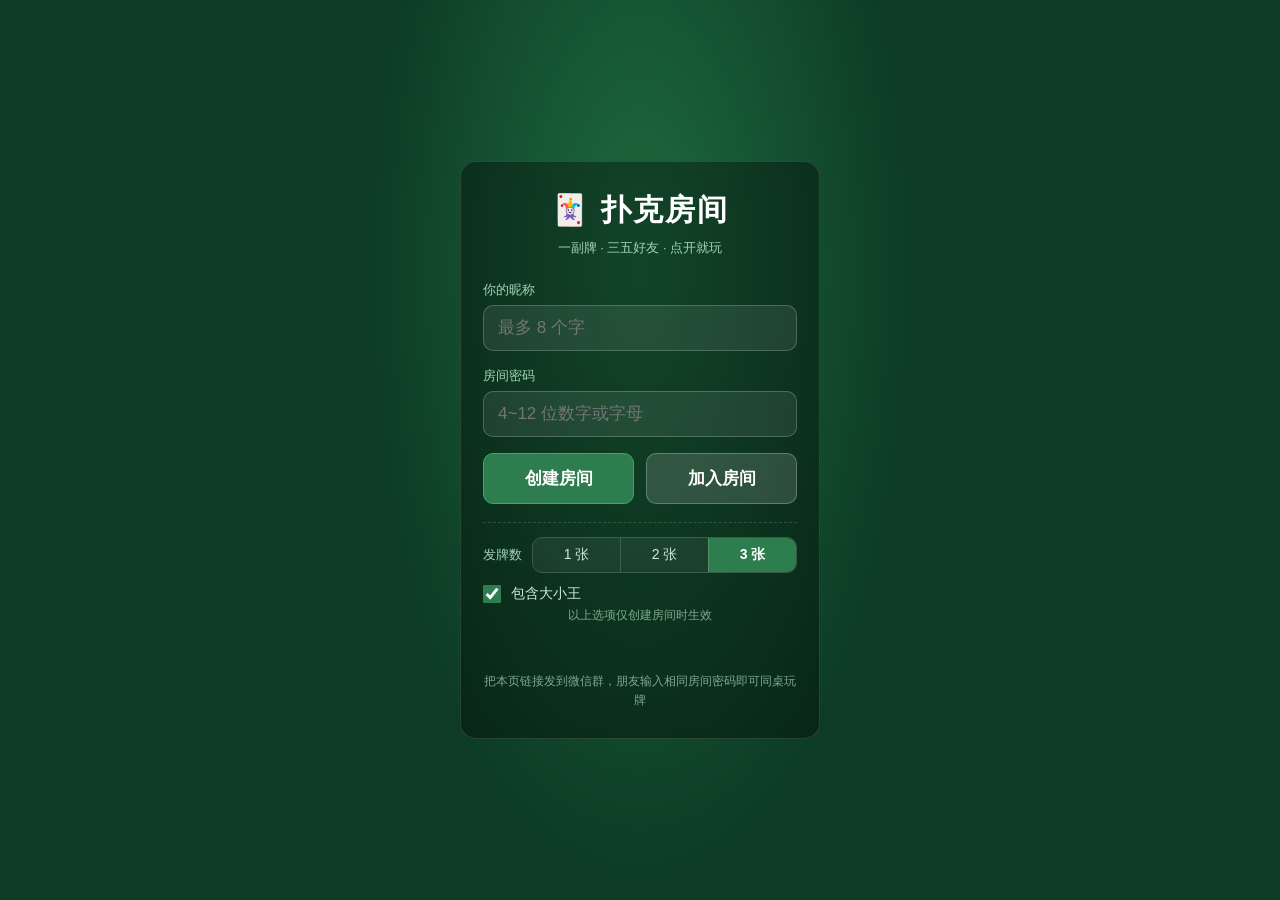
<file: index.html>
<!DOCTYPE html>
<html lang="zh-CN">
<head>
<meta charset="UTF-8">
<meta name="viewport" content="width=device-width, initial-scale=1.0, maximum-scale=1.0, user-scalable=no, viewport-fit=cover">
<meta name="apple-mobile-web-app-capable" content="yes">
<title>扑克房间</title>
<link rel="stylesheet" href="css/style.css?v=9">
</head>
<body>
<div id="app">

  <!-- ========== 大厅 ========== -->
  <section id="lobby" class="screen">
    <div class="lobby-card">
      <h1 class="logo">🃏 扑克房间</h1>
      <p class="slogan">一副牌 · 三五好友 · 点开就玩</p>

      <label class="field">
        <span>你的昵称</span>
        <input id="nickname" maxlength="8" placeholder="最多 8 个字" autocomplete="off">
      </label>

      <label class="field">
        <span>房间密码</span>
        <input id="roomCode" maxlength="12" placeholder="4~12 位数字或字母" autocomplete="off">
      </label>

      <div class="btn-row">
        <button id="btnCreate" class="btn primary">创建房间</button>
        <button id="btnJoin" class="btn">加入房间</button>
      </div>

      <!-- 建房选项（仅创建房间时生效） -->
      <div class="room-opts">
        <div class="opt">
          <span class="opt-label">发牌数</span>
          <div class="seg" id="dealSeg">
            <button type="button" class="seg-btn" data-n="1">1 张</button>
            <button type="button" class="seg-btn" data-n="2">2 张</button>
            <button type="button" class="seg-btn" data-n="3">3 张</button>
          </div>
        </div>
        <label class="opt opt-check">
          <input type="checkbox" id="optJokers" checked>
          <span>包含大小王</span>
        </label>
        <p class="opt-tip">以上选项仅创建房间时生效</p>
      </div>

      <p id="lobbyMsg" class="msg"></p>
      <p class="tip">把本页链接发到微信群，朋友输入相同房间密码即可同桌玩牌</p>
    </div>
  </section>

  <!-- ========== 牌桌 ========== -->
  <section id="table" class="screen hidden">
    <header class="topbar">
      <div class="room-meta">
        <span id="roomInfo">房间 ----</span>
        <span id="roundInfo"></span>
      </div>
      <button id="btnLeave" class="btn small ghost">离开</button>
    </header>

    <!-- 其他玩家（上方区域） -->
    <div id="opponents" class="opponents"></div>

    <!-- 状态提示 -->
    <div id="statusBar" class="status-bar"></div>

    <!-- 我自己（下方区域） -->
    <div id="me" class="me">
      <div id="meInfo" class="me-info"></div>
      <div id="myCards" class="my-cards"></div>
      <div class="btn-row">
        <button id="btnFlip" class="btn primary">翻牌</button>
        <button id="btnReveal" class="btn">明牌</button>
        <button id="btnRestart" class="btn warn">进入下一局</button>
      </div>
    </div>
  </section>

</div>

<script src="js/mqtt.min.js?v=9"></script>
<script src="js/net.js?v=9"></script>
<script src="js/game.js?v=9"></script>
</body>
</html>
</file>
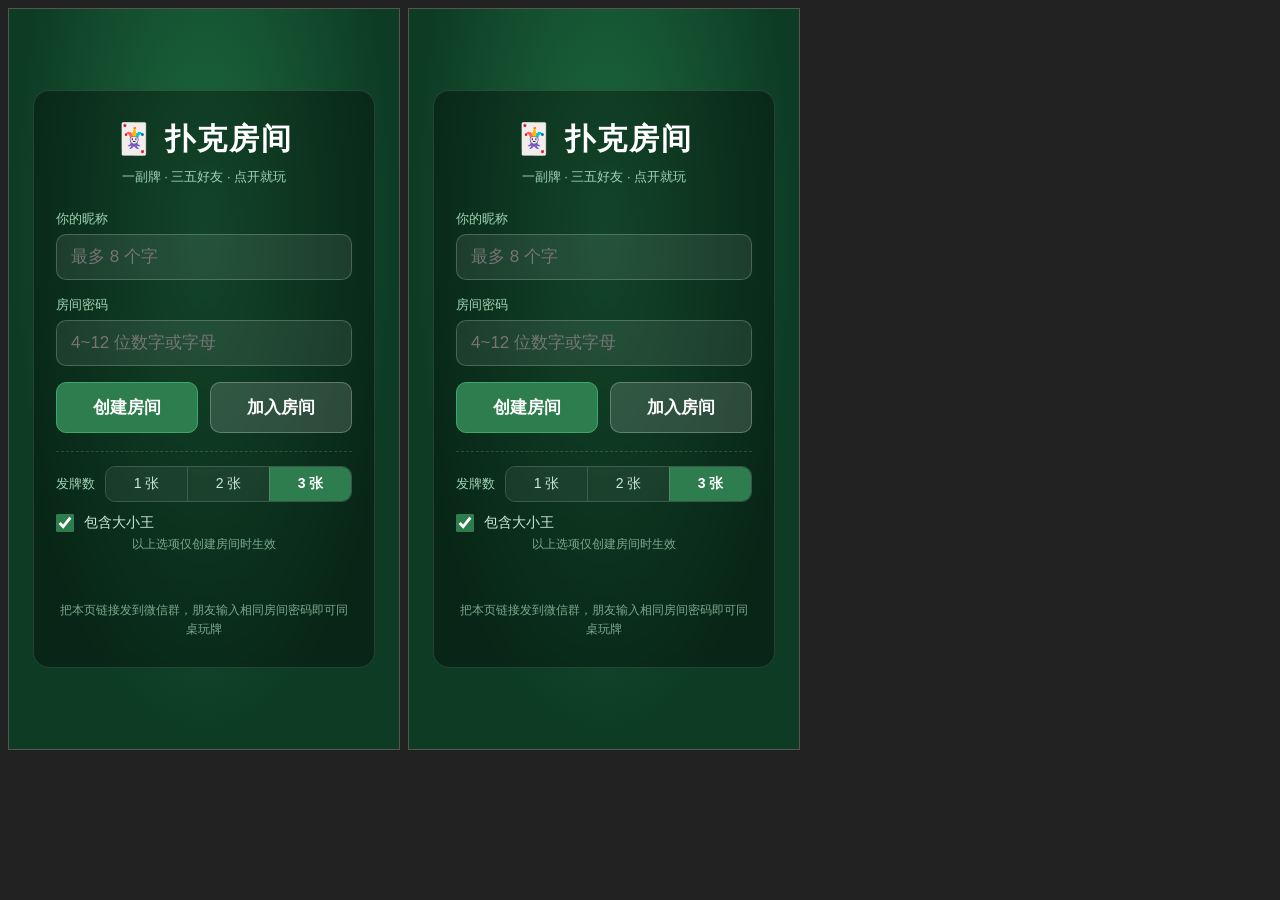
<file: _test.html>
<!DOCTYPE html>
<!-- 临时测试脚手架：同页双 iframe 模拟两名玩家（测试后删除，勿长期使用） -->
<html lang="zh-CN">
<head>
<meta charset="UTF-8">
<title>poker test harness</title>
<style>
  body { display: flex; gap: 8px; background: #222; margin: 0; padding: 8px; }
  iframe { width: 390px; height: 740px; border: 1px solid #555; background: #0d3b24; }
</style>
</head>
<body>
<iframe id="fa" src="./"></iframe>
<iframe id="fb" src="./"></iframe>
</body>
</html>
</file>
<file: css/style.css>
/* ===== 基础 ===== */
* { margin: 0; padding: 0; box-sizing: border-box; -webkit-tap-highlight-color: transparent; }

html, body {
  height: 100%;
  font-family: -apple-system, "PingFang SC", "Microsoft YaHei", sans-serif;
  background: #0d3b24;
  color: #fff;
  overscroll-behavior: none;
}

#app { height: 100%; max-width: 560px; margin: 0 auto; }

.screen { height: 100%; display: flex; flex-direction: column; }
.hidden { display: none !important; }

/* ===== 大厅 ===== */
#lobby {
  justify-content: center;
  align-items: center;
  padding: 24px;
  background: radial-gradient(ellipse at 50% 30%, #1d6a3f 0%, #0d3b24 70%);
}

.lobby-card {
  width: 100%;
  max-width: 360px;
  background: rgba(0, 0, 0, .35);
  border: 1px solid rgba(255, 255, 255, .12);
  border-radius: 16px;
  padding: 28px 22px;
  backdrop-filter: blur(6px);
}

.logo { font-size: 30px; text-align: center; letter-spacing: 2px; }
.slogan { text-align: center; color: #9fd4b4; font-size: 13px; margin: 8px 0 24px; }

.field { display: block; margin-bottom: 16px; }
.field span { display: block; font-size: 13px; color: #9fd4b4; margin-bottom: 6px; }
.field input {
  width: 100%;
  padding: 12px 14px;
  font-size: 17px;
  border-radius: 10px;
  border: 1px solid rgba(255, 255, 255, .2);
  background: rgba(255, 255, 255, .08);
  color: #fff;
  outline: none;
}
.field input:focus { border-color: #4caf7d; }

.msg { min-height: 22px; text-align: center; font-size: 14px; color: #ffb74d; margin-top: 12px; }
.tip { text-align: center; font-size: 12px; color: #7ba98d; margin-top: 14px; line-height: 1.6; }

/* ===== 建房选项 ===== */
.room-opts {
  margin-top: 18px;
  padding-top: 14px;
  border-top: 1px dashed rgba(255, 255, 255, .15);
}
.opt { display: flex; align-items: center; gap: 10px; margin-bottom: 12px; }
.opt-label { font-size: 13px; color: #9fd4b4; flex: none; }
.seg {
  flex: 1;
  display: flex;
  border: 1px solid rgba(255, 255, 255, .2);
  border-radius: 10px;
  overflow: hidden;
}
.seg-btn {
  flex: 1;
  padding: 8px 0;
  font-size: 14px;
  color: #cfe9da;
  background: rgba(255, 255, 255, .06);
  border: none;
  cursor: pointer;
  user-select: none;
}
.seg-btn + .seg-btn { border-left: 1px solid rgba(255, 255, 255, .15); }
.seg-btn.active { background: #2e7d4f; color: #fff; font-weight: 600; }
.opt-check { cursor: pointer; user-select: none; margin-bottom: 4px; }
.opt-check input { width: 18px; height: 18px; accent-color: #2e7d4f; cursor: pointer; }
.opt-check span { font-size: 14px; color: #cfe9da; }
.opt-tip { font-size: 12px; color: #7ba98d; text-align: center; margin: 0; }

/* ===== 按钮 ===== */
.btn-row { display: flex; gap: 12px; justify-content: center; }

.btn {
  flex: 1;
  padding: 13px 0;
  font-size: 17px;
  font-weight: 600;
  color: #fff;
  background: rgba(255, 255, 255, .14);
  border: 1px solid rgba(255, 255, 255, .25);
  border-radius: 10px;
  cursor: pointer;
  user-select: none;
}
.btn:active { transform: scale(.96); }
.btn.primary { background: #2e7d4f; border-color: #3da76c; }
.btn.warn { background: #8a5a17; border-color: #c98a2b; }
.btn.ghost { background: transparent; }
.btn.small { flex: none; padding: 6px 14px; font-size: 14px; }
.btn:disabled { opacity: .45; }

/* ===== 牌桌 ===== */
#table {
  background: radial-gradient(ellipse at 50% 0%, #1d6a3f 0%, #0d3b24 75%);
  padding: env(safe-area-inset-top) 0 env(safe-area-inset-bottom);
}

.topbar {
  display: flex;
  justify-content: space-between;
  align-items: center;
  padding: 10px 14px;
  background: rgba(0, 0, 0, .25);
}
.room-meta { font-size: 14px; color: #cfe9da; display: flex; gap: 12px; }

/* 其他玩家区域 */
.opponents {
  flex: 1;
  overflow-y: auto;
  padding: 10px 12px;
  display: flex;
  flex-direction: column;
  gap: 10px;
}

.player {
  display: flex;
  align-items: center;
  gap: 10px;
  background: rgba(0, 0, 0, .28);
  border: 1px solid rgba(255, 255, 255, .1);
  border-radius: 12px;
  padding: 8px 10px;
}
.player .avatar {
  width: 38px; height: 38px;
  border-radius: 50%;
  background: #2e7d4f;
  display: flex; align-items: center; justify-content: center;
  font-size: 20px;
  flex: none;
}
.player .p-info { flex: 1; min-width: 0; }
.player .p-name {
  font-size: 14px;
  white-space: nowrap; overflow: hidden; text-overflow: ellipsis;
}
.player .p-ready { font-size: 12px; margin-top: 2px; color: #ffb74d; }
.player .p-ready.yes { color: #69e58f; }
.player .p-cards { display: flex; gap: 4px; flex: none; }
.player .p-cards img {
  width: 34px;
  border-radius: 4px;
  box-shadow: 0 1px 3px rgba(0, 0, 0, .5);
}
.player.empty .p-cards { opacity: .25; }

.opponents .empty-tip {
  text-align: center;
  color: #7ba98d;
  font-size: 13px;
  padding: 30px 0;
}

/* 状态栏 */
.status-bar {
  text-align: center;
  font-size: 14px;
  color: #ffe082;
  padding: 8px 12px;
  min-height: 34px;
}

/* 我的区域 */
.me {
  background: rgba(0, 0, 0, .35);
  border-top: 1px solid rgba(255, 255, 255, .15);
  padding: 10px 14px 16px;
  border-radius: 18px 18px 0 0;
}
.me-info { font-size: 14px; color: #cfe9da; margin-bottom: 8px; display: flex; align-items: center; gap: 8px; }
.me-info .avatar {
  width: 28px; height: 28px; border-radius: 50%;
  background: #8a5a17;
  display: inline-flex; align-items: center; justify-content: center; font-size: 15px;
}
.me-info .p-ready { font-size: 12px; color: #ffb74d; }
.me-info .p-ready.yes { color: #69e58f; }

.my-cards {
  display: flex;
  justify-content: center;
  gap: 10px;
  margin-bottom: 14px;
  min-height: 120px;
  align-items: center;
}
.my-cards img {
  width: 30%;
  max-width: 110px;
  border-radius: 8px;
  box-shadow: 0 3px 8px rgba(0, 0, 0, .55);
  cursor: pointer;
  transition: transform .15s;
}
.my-cards img:active { transform: scale(1.06); }
.my-cards .no-card { color: #557a63; font-size: 14px; }

/* ===== 明牌 ===== */
.ming-tag {
  font-size: 11px;
  color: #ffd54f;
  border: 1px solid #c98a2b;
  border-radius: 4px;
  padding: 0 4px;
  margin-left: 6px;
  white-space: nowrap;
}
.player .p-cards img.reveal { outline: 2px solid #ffd54f; }
.my-cards.revealed img { outline: 3px solid #ffd54f; }
</file>
